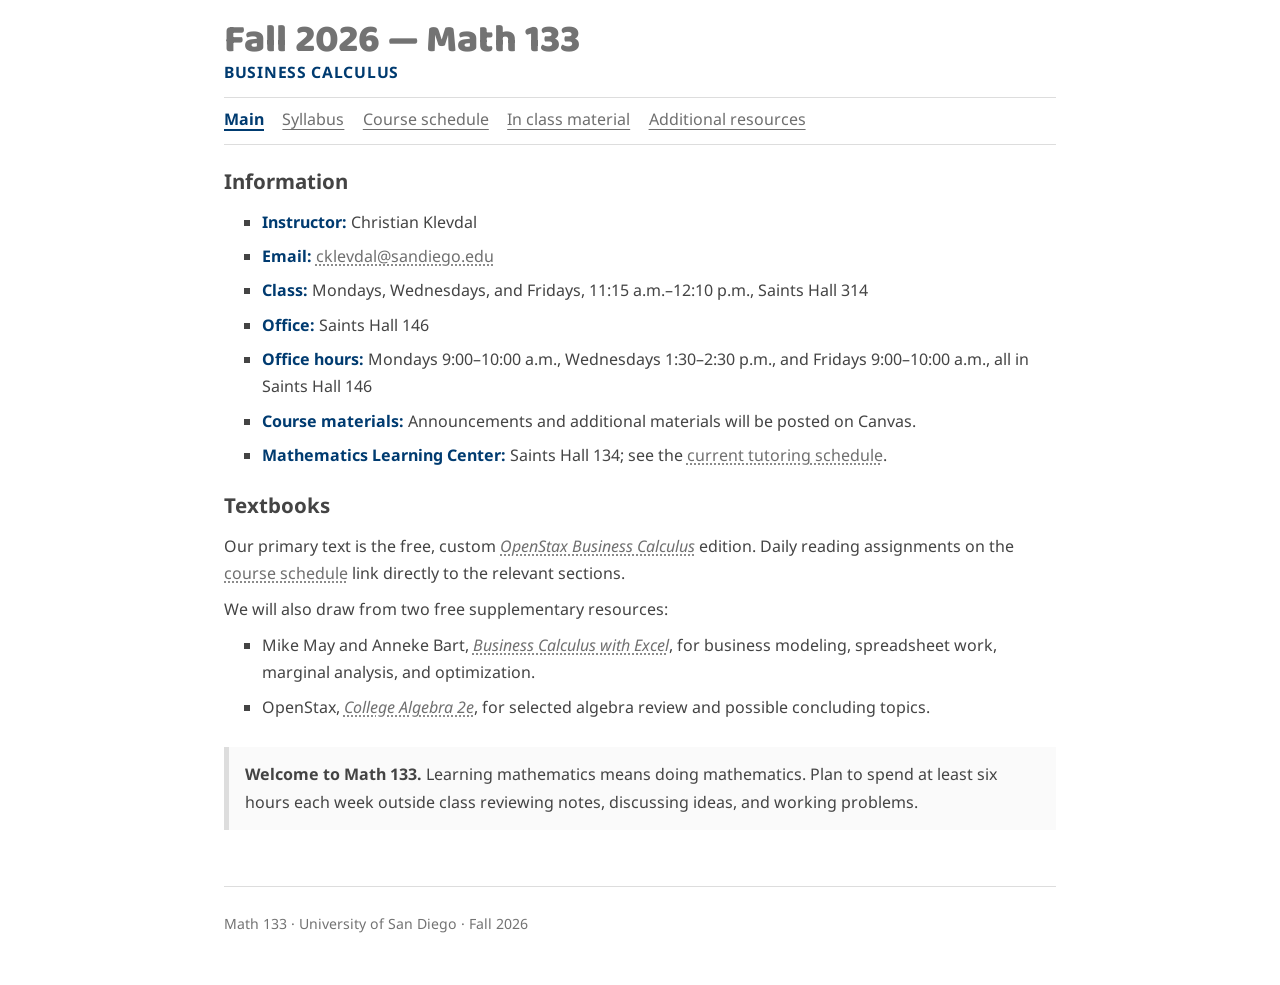
<file: teaching/FA26/133/index.html>
<!doctype html>
<html lang="en">
<head>
  <meta charset="utf-8">
  <meta name="viewport" content="width=device-width, initial-scale=1">
  <meta name="description" content="Course information and resources for Math 133: Business Calculus at the University of San Diego, Fall 2026.">
  <title>Fall 2026 — Math 133 — Home</title>
  <link rel="stylesheet" href="style.css">
</head>
<body>
  <header id="banner">
    <a class="course-title" href="index.html">Fall 2026 — Math 133</a>
    <p class="course-subtitle">Business Calculus</p>
    <nav aria-label="Course pages">
      <a href="index.html" aria-current="page">Main</a>
      <a href="syllabus.html">Syllabus</a>
      <a href="schedule.html">Course schedule</a>
      <a href="in-class-material.html">In class material</a>
      <a href="additional-resources.html">Additional resources</a>
    </nav>
  </header>

  <main>
    <h1>Information</h1>
    <ul class="course-info">
      <li><strong>Instructor:</strong> Christian Klevdal</li>
      <li><strong>Email:</strong> <a href="mailto:cklevdal@sandiego.edu">cklevdal@sandiego.edu</a></li>
      <li><strong>Class:</strong> Mondays, Wednesdays, and Fridays, 11:15 a.m.–12:10 p.m., Saints Hall 314</li>
      <li><strong>Office:</strong> Saints Hall 146</li>
      <li><strong>Office hours:</strong> Mondays 9:00–10:00 a.m., Wednesdays 1:30–2:30 p.m., and Fridays 9:00–10:00 a.m., all in Saints Hall 146</li>
      <li><strong>Course materials:</strong> Announcements and additional materials will be posted on Canvas.</li>
      <li><strong>Mathematics Learning Center:</strong> Saints Hall 134; see the <a href="https://www.sandiego.edu/cas/math/tutoring.php">current tutoring schedule</a>.</li>
    </ul>

    <h1>Textbooks</h1>
    <p>Our primary text is the free, custom <a href="https://www2.math.uconn.edu/ClassHomePages/Math1071/Textbook2/OpenStaxBusinessCalc.html"><em>OpenStax Business Calculus</em></a> edition. Daily reading assignments on the <a href="schedule.html">course schedule</a> link directly to the relevant sections.</p>
    <p>We will also draw from two free supplementary resources:</p>
    <ul>
      <li>Mike May and Anneke Bart, <a href="https://excelcalculus.org/ExcelCalculus.html"><em>Business Calculus with Excel</em></a>, for business modeling, spreadsheet work, marginal analysis, and optimization.</li>
      <li>OpenStax, <a href="https://openstax.org/details/books/college-algebra-2e"><em>College Algebra 2e</em></a>, for selected algebra review and possible concluding topics.</li>
    </ul>

    <aside class="notice" aria-label="Course note">
      <strong>Welcome to Math 133.</strong> Learning mathematics means doing mathematics. Plan to spend at least six hours each week outside class reviewing notes, discussing ideas, and working problems.
    </aside>
  </main>

  <footer>
    <p>Math 133 · University of San Diego · Fall 2026</p>
  </footer>
</body>
</html>
</file>
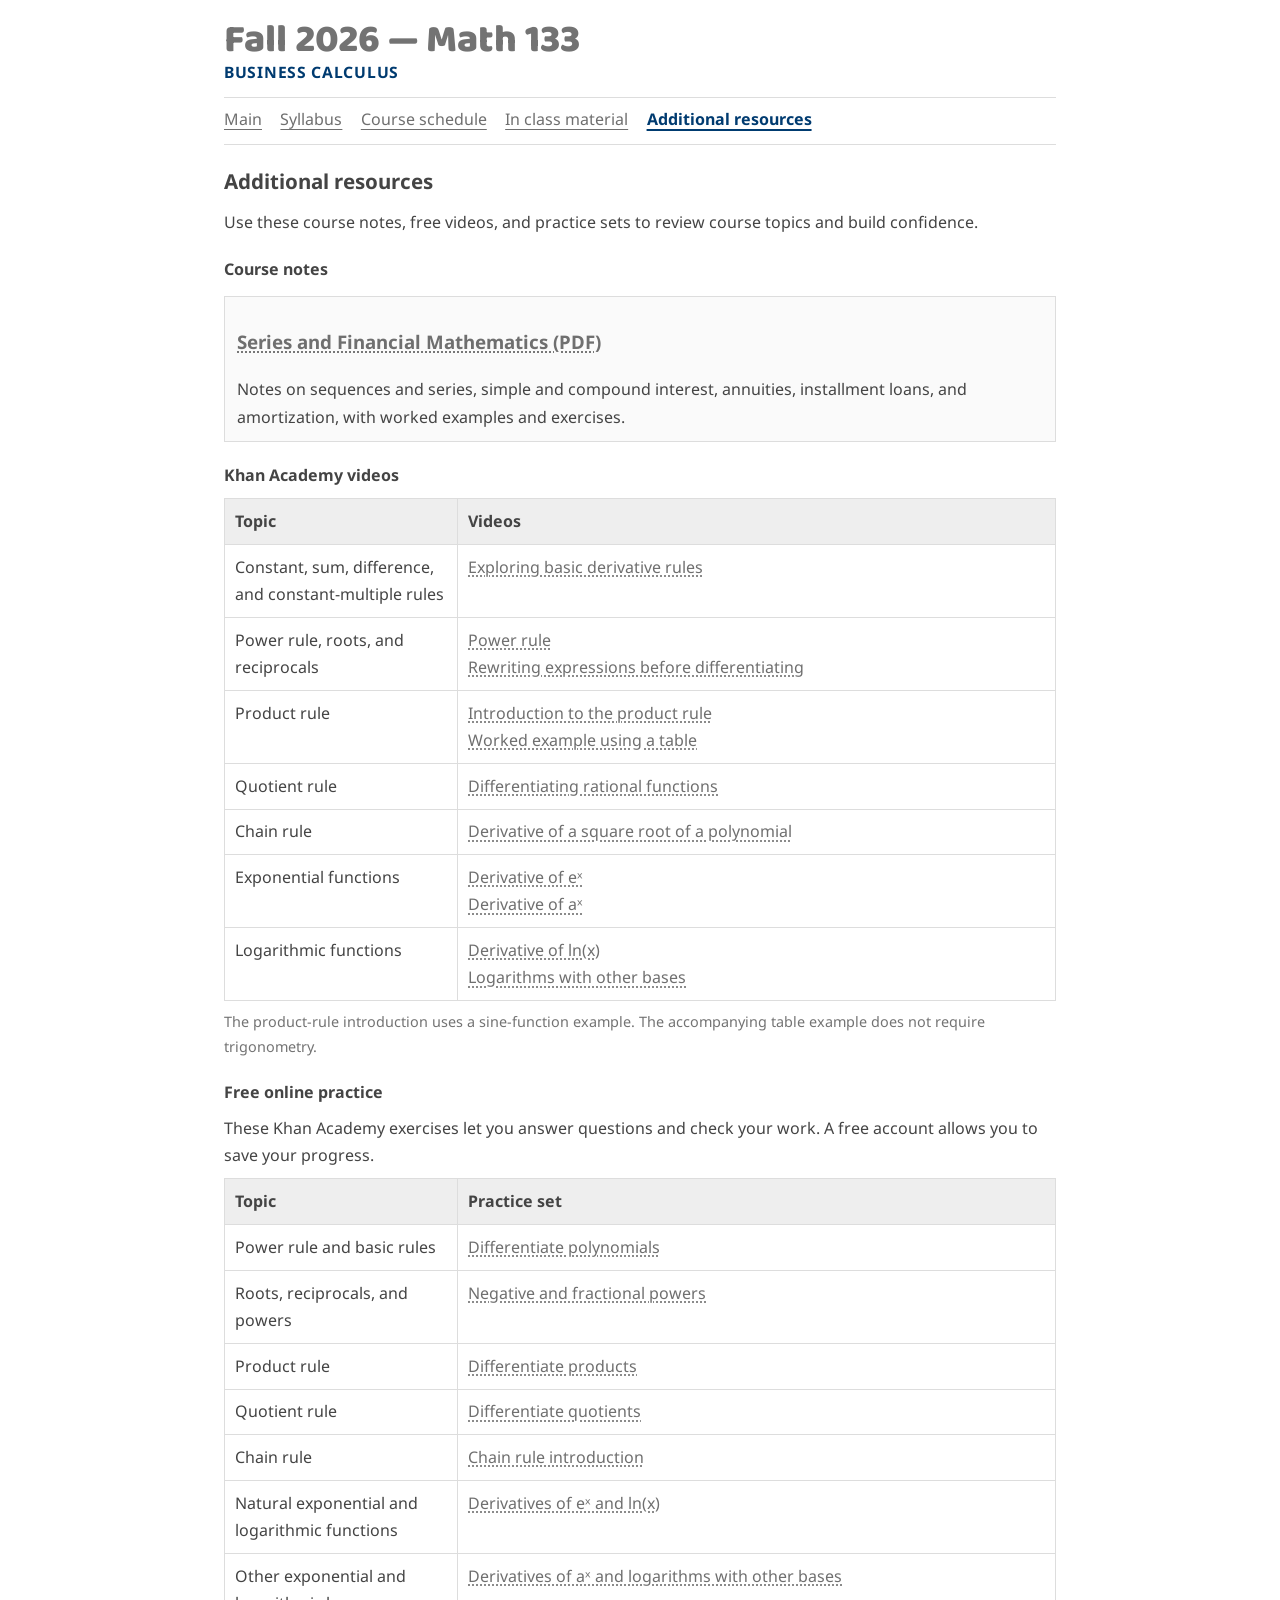
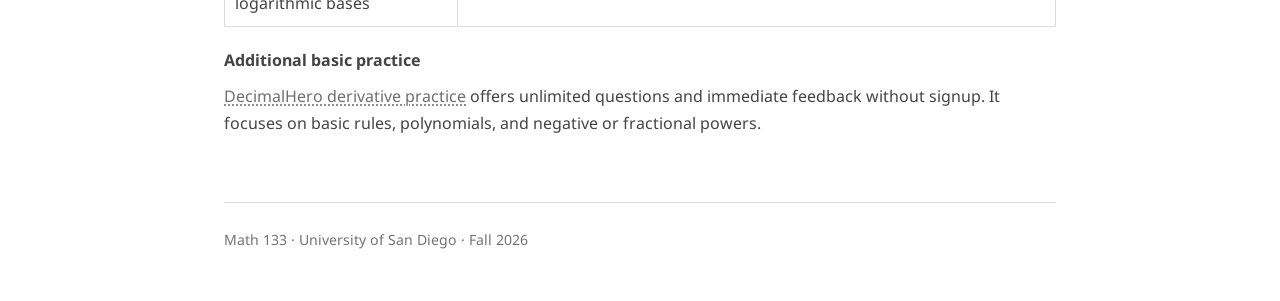
<file: teaching/FA26/133/additional-resources.html>
<!doctype html>
<html lang="en">
<head>
  <meta charset="utf-8">
  <meta name="viewport" content="width=device-width, initial-scale=1">
  <meta name="description" content="Course notes, free videos, and practice resources for Math 133: Business Calculus at the University of San Diego, Fall 2026.">
  <title>Fall 2026 — Math 133 — Additional Resources</title>
  <link rel="stylesheet" href="style.css">
</head>
<body>
  <header id="banner">
    <a class="course-title" href="index.html">Fall 2026 — Math 133</a>
    <p class="course-subtitle">Business Calculus</p>
    <nav aria-label="Course pages">
      <a href="index.html">Main</a>
      <a href="syllabus.html">Syllabus</a>
      <a href="schedule.html">Course schedule</a>
      <a href="in-class-material.html">In class material</a>
      <a href="additional-resources.html" aria-current="page">Additional resources</a>
    </nav>
  </header>

  <main>
    <h1>Additional resources</h1>
    <p>Use these course notes, free videos, and practice sets to review course topics and build confidence.</p>

    <section id="course-notes" aria-labelledby="course-notes-heading">
      <h2 id="course-notes-heading">Course notes</h2>
      <div class="download-item">
        <h3><a href="assets/resources/Series_and_Financial_Mathematics_Lecture_Notes.pdf?v=20261123">Series and Financial Mathematics (PDF)</a></h3>
        <p>Notes on sequences and series, simple and compound interest, annuities, installment loans, and amortization, with worked examples and exercises.</p>
      </div>
    </section>

    <section aria-labelledby="videos-heading">
      <h2 id="videos-heading">Khan Academy videos</h2>
      <table class="dates-table">
        <thead>
          <tr>
            <th scope="col">Topic</th>
            <th scope="col">Videos</th>
          </tr>
        </thead>
        <tbody>
          <tr>
            <td>Constant, sum, difference, and constant-multiple rules</td>
            <td><a href="https://www.khanacademy.org/math/calculus-1/cs1-derivatives-definition-and-basic-rules/cs1-derivative-rules-constant-sum-difference-and-constant-multiple/v/derivative-properties-and-polynomial-derivatives">Exploring basic derivative rules</a></td>
          </tr>
          <tr>
            <td>Power rule, roots, and reciprocals</td>
            <td><a href="https://www.khanacademy.org/math/calculus-1/cs1-derivatives-definition-and-basic-rules/cs1-power-rule/v/power-rule">Power rule</a><br><a href="https://www.khanacademy.org/math/ap-calculus-ab/ab-differentiation-1-new/ab-2-5/v/power-rule-with-rewriting">Rewriting expressions before differentiating</a></td>
          </tr>
          <tr>
            <td>Product rule</td>
            <td><a href="https://www.khanacademy.org/math/differential-calculus/product-quotient-chain-rules-dc/product-rule-dc/v/applying-the-product-rule-for-derivatives">Introduction to the product rule</a><br><a href="https://www.khanacademy.org/math/ap-calculus-ab/ab-differentiation-1-new/ab-2-8/v/product-rule-example-implicit">Worked example using a table</a></td>
          </tr>
          <tr>
            <td>Quotient rule</td>
            <td><a href="https://www.khanacademy.org/math/calculus-1/cs1-derivatives-definition-and-basic-rules/cs1-quotient-rule/v/rational-functions-differentiation">Differentiating rational functions</a></td>
          </tr>
          <tr>
            <td>Chain rule</td>
            <td><a href="https://www.khanacademy.org/math/ap-calculus-ab/ab-differentiation-2-new/ab-3-1a/v/chain-rule-definition-and-example">Derivative of a square root of a polynomial</a></td>
          </tr>
          <tr>
            <td>Exponential functions</td>
            <td><a href="https://www.khanacademy.org/math/ap-calculus-bc/bc-differentiation-1-new/bc-2-7/v/derivative-of-ex">Derivative of eˣ</a><br><a href="https://www.khanacademy.org/v/exponential-functions-differentiation-intro">Derivative of aˣ</a></td>
          </tr>
          <tr>
            <td>Logarithmic functions</td>
            <td><a href="https://www.khanacademy.org/math/calculus/derivative-applications/derivatives-of-logs-and-exponentials/v/derivative-of-lnx">Derivative of ln(x)</a><br><a href="https://www.khanacademy.org/math/ap-calculus-ab/ab-differentiation-2-new/ab-3-1b/v/logarithmic-functions-differentiation-intro">Logarithms with other bases</a></td>
          </tr>
        </tbody>
      </table>
      <p class="small-note">The product-rule introduction uses a sine-function example. The accompanying table example does not require trigonometry.</p>
    </section>

    <section aria-labelledby="practice-heading">
      <h2 id="practice-heading">Free online practice</h2>
      <p>These Khan Academy exercises let you answer questions and check your work. A free account allows you to save your progress.</p>
      <table class="dates-table">
        <thead>
          <tr>
            <th scope="col">Topic</th>
            <th scope="col">Practice set</th>
          </tr>
        </thead>
        <tbody>
          <tr>
            <td>Power rule and basic rules</td>
            <td><a href="https://www.khanacademy.org/math/differential-calculus/taking-derivatives/power_rule_tutorial/e/power-rule-basic">Differentiate polynomials</a></td>
          </tr>
          <tr>
            <td>Roots, reciprocals, and powers</td>
            <td><a href="https://www.khanacademy.org/math/differential-calculus/dc-diff-intro/dc-power-rule/e/differentiate-negative-powers">Negative and fractional powers</a></td>
          </tr>
          <tr>
            <td>Product rule</td>
            <td><a href="https://www.khanacademy.org/math/calculus-1/cs1-derivatives-definition-and-basic-rules/cs1-product-rule/e/differentiate-products">Differentiate products</a></td>
          </tr>
          <tr>
            <td>Quotient rule</td>
            <td><a href="https://www.khanacademy.org/math/calculus-1/cs1-derivatives-definition-and-basic-rules/cs1-quotient-rule/e/differentiate-quotients">Differentiate quotients</a></td>
          </tr>
          <tr>
            <td>Chain rule</td>
            <td><a href="https://www.khanacademy.org/math/ap-calculus-ab/ab-differentiation-2-new/ab-3-1a/e/differentiate-composite-functions-intro">Chain rule introduction</a></td>
          </tr>
          <tr>
            <td>Natural exponential and logarithmic functions</td>
            <td><a href="https://www.khanacademy.org/math/ap-calculus-bc/bc-differentiation-1-new/bc-2-7/e/derivatives-of-ex-and-lnx">Derivatives of eˣ and ln(x)</a></td>
          </tr>
          <tr>
            <td>Other exponential and logarithmic bases</td>
            <td><a href="https://www.khanacademy.org/math/ap-calculus-ab/ab-differentiation-2-new/ab-3-1b/e/differentiate-exponential-functions-intro">Derivatives of aˣ and logarithms with other bases</a></td>
          </tr>
        </tbody>
      </table>
      <h2>Additional basic practice</h2>
      <p><a href="https://decimalhero.com/subjects/math/calculus1/derivatives/derivative-rules/practice">DecimalHero derivative practice</a> offers unlimited questions and immediate feedback without signup. It focuses on basic rules, polynomials, and negative or fractional powers.</p>
    </section>
  </main>

  <footer>
    <p>Math 133 · University of San Diego · Fall 2026</p>
  </footer>
</body>
</html>
</file>
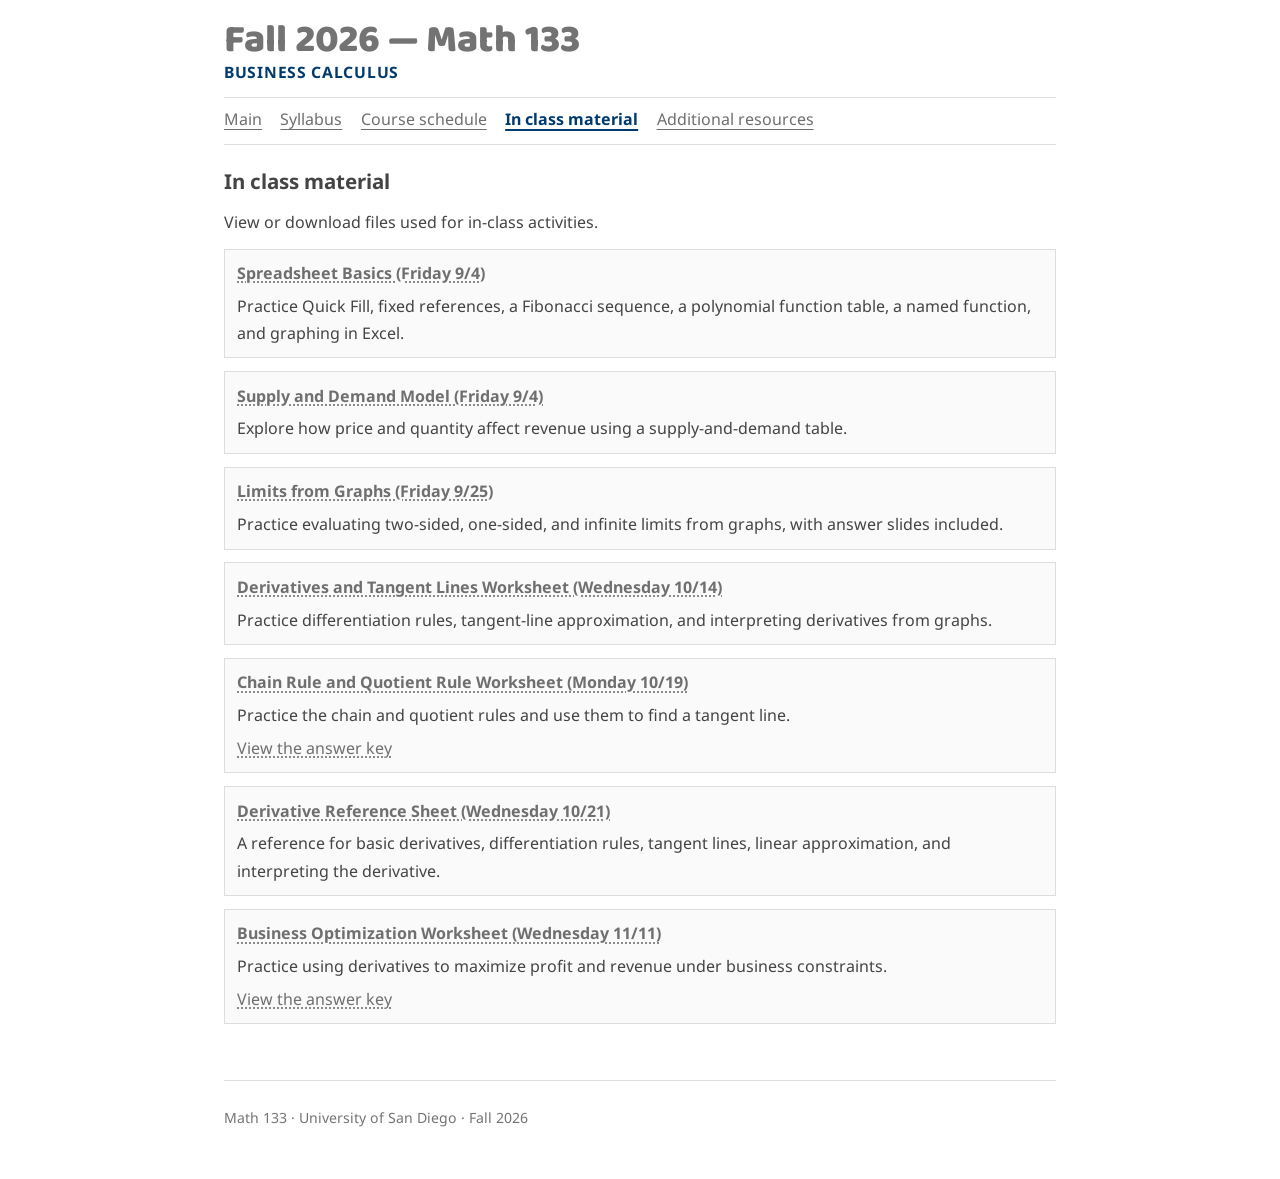
<file: teaching/FA26/133/in-class-material.html>
<!doctype html>
<html lang="en">
<head>
  <meta charset="utf-8">
  <meta name="viewport" content="width=device-width, initial-scale=1">
  <meta name="description" content="Downloadable in-class materials for Math 133: Business Calculus at the University of San Diego, Fall 2026.">
  <title>Fall 2026 — Math 133 — In Class Material</title>
  <link rel="stylesheet" href="style.css">
</head>
<body>
  <header id="banner">
    <a class="course-title" href="index.html">Fall 2026 — Math 133</a>
    <p class="course-subtitle">Business Calculus</p>
    <nav aria-label="Course pages">
      <a href="index.html">Main</a>
      <a href="syllabus.html">Syllabus</a>
      <a href="schedule.html">Course schedule</a>
      <a href="in-class-material.html" aria-current="page">In class material</a>
      <a href="additional-resources.html">Additional resources</a>
    </nav>
  </header>

  <main>
    <h1>In class material</h1>
    <p>View or download files used for in-class activities.</p>

    <div class="download-item">
      <h2><a href="assets/in-class-material/Math133_Spreadsheet_Basics_2026-09-04.xlsx" download>Spreadsheet Basics (Friday 9/4)</a></h2>
      <p>Practice Quick Fill, fixed references, a Fibonacci sequence, a polynomial function table, a named function, and graphing in Excel.</p>
    </div>

    <div class="download-item">
      <h2><a href="assets/in-class-material/Math133_Supply_and_Demand_Model_2026-09-04.xlsx" download>Supply and Demand Model (Friday 9/4)</a></h2>
      <p>Explore how price and quantity affect revenue using a supply-and-demand table.</p>
    </div>

    <div class="download-item">
      <h2><a href="assets/in-class-material/Math133_Limits_from_Graphs_2026-09-25.pdf">Limits from Graphs (Friday 9/25)</a></h2>
      <p>Practice evaluating two-sided, one-sided, and infinite limits from graphs, with answer slides included.</p>
    </div>

    <div class="download-item">
      <h2><a href="assets/in-class-material/Math133_Derivatives_Tangent_Lines_Worksheet_2026-10-14.pdf">Derivatives and Tangent Lines Worksheet (Wednesday 10/14)</a></h2>
      <p>Practice differentiation rules, tangent-line approximation, and interpreting derivatives from graphs.</p>
    </div>

    <div class="download-item">
      <h2><a href="assets/in-class-material/Math133_Chain_Quotient_Rules_Worksheet_2026-10-19.pdf">Chain Rule and Quotient Rule Worksheet (Monday 10/19)</a></h2>
      <p>Practice the chain and quotient rules and use them to find a tangent line.</p>
      <p><a href="assets/in-class-material/Math133_Chain_Quotient_Rules_Key_2026-10-19.pdf">View the answer key</a></p>
    </div>

    <div class="download-item">
      <h2><a href="assets/in-class-material/Math133_Derivative_Reference_Sheet.pdf">Derivative Reference Sheet (Wednesday 10/21)</a></h2>
      <p>A reference for basic derivatives, differentiation rules, tangent lines, linear approximation, and interpreting the derivative.</p>
    </div>

    <div class="download-item">
      <h2><a href="assets/in-class-material/Math133_Business_Optimization_Worksheet_2026-11-08.pdf">Business Optimization Worksheet (Wednesday 11/11)</a></h2>
      <p>Practice using derivatives to maximize profit and revenue under business constraints.</p>
      <p><a href="assets/in-class-material/Math133_Business_Optimization_Key_2026-11-08.pdf">View the answer key</a></p>
    </div>
  </main>

  <footer>
    <p>Math 133 · University of San Diego · Fall 2026</p>
  </footer>
</body>
</html>
</file>
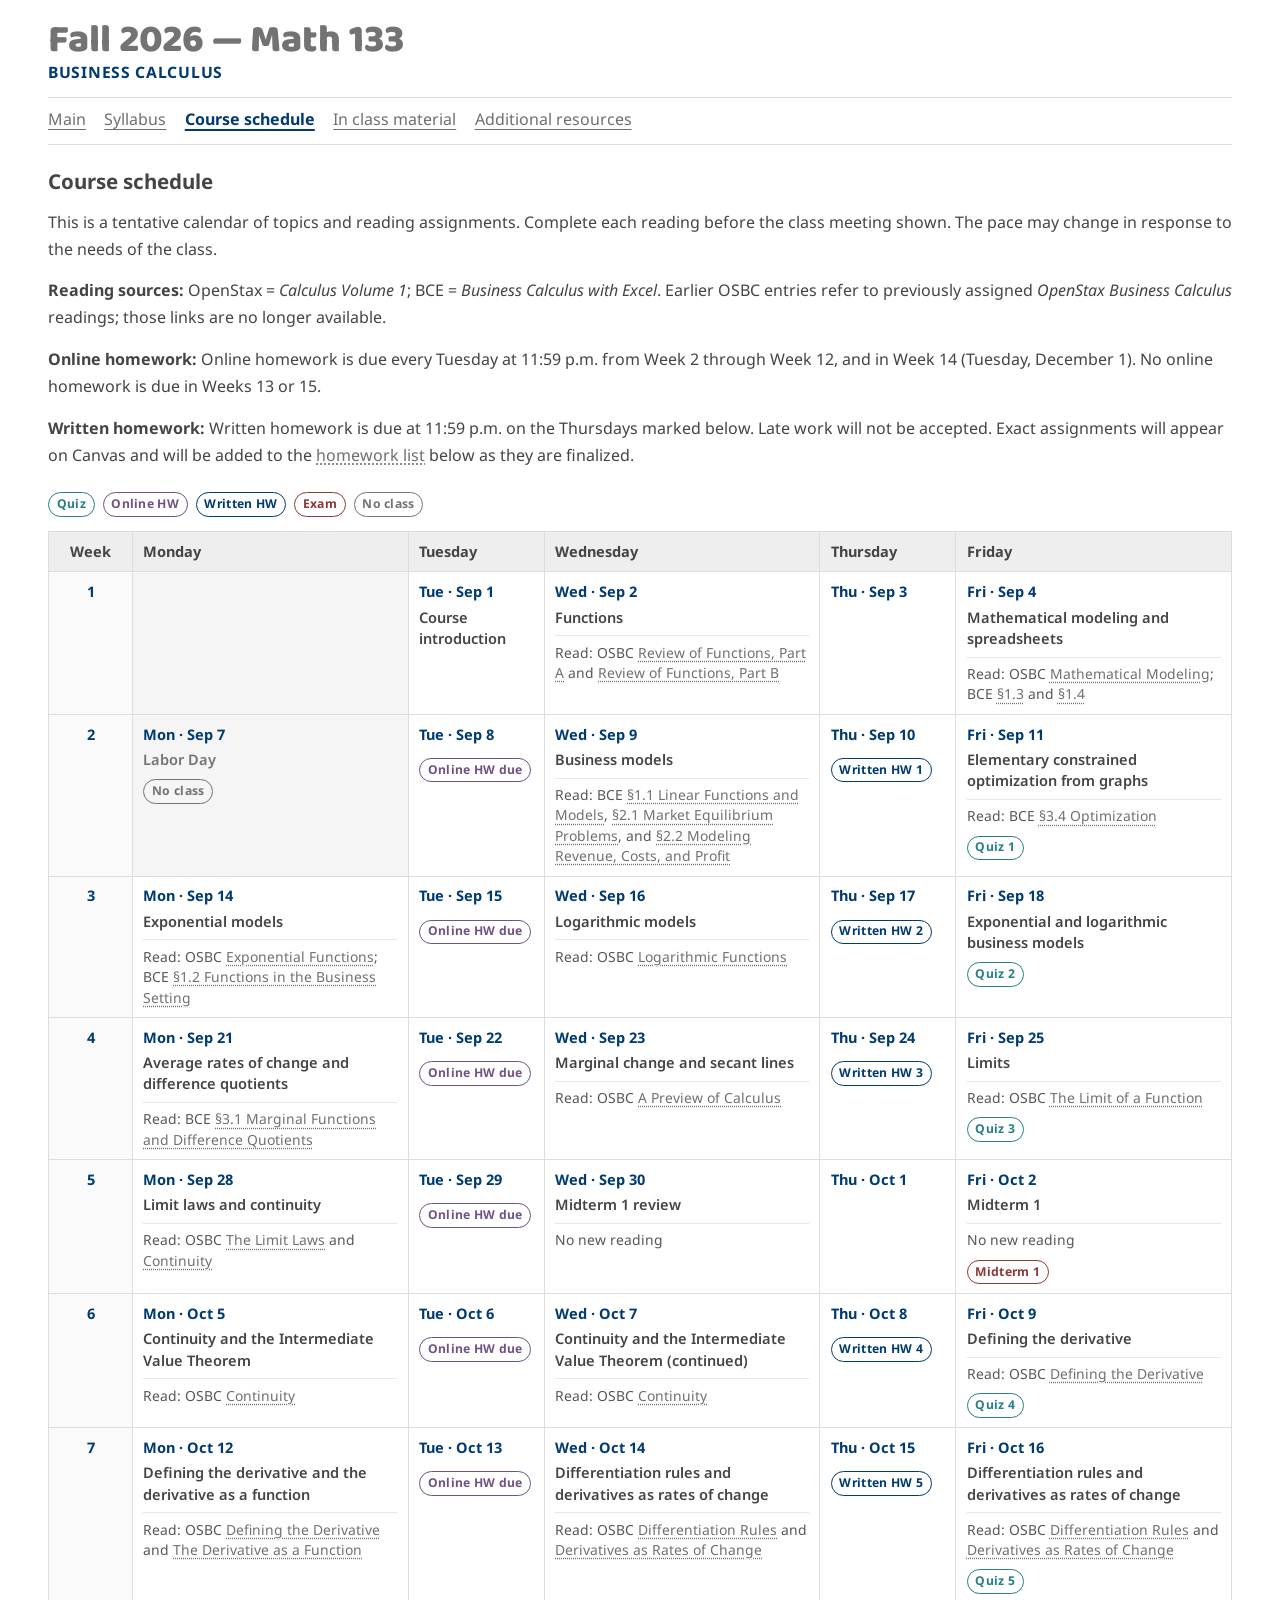
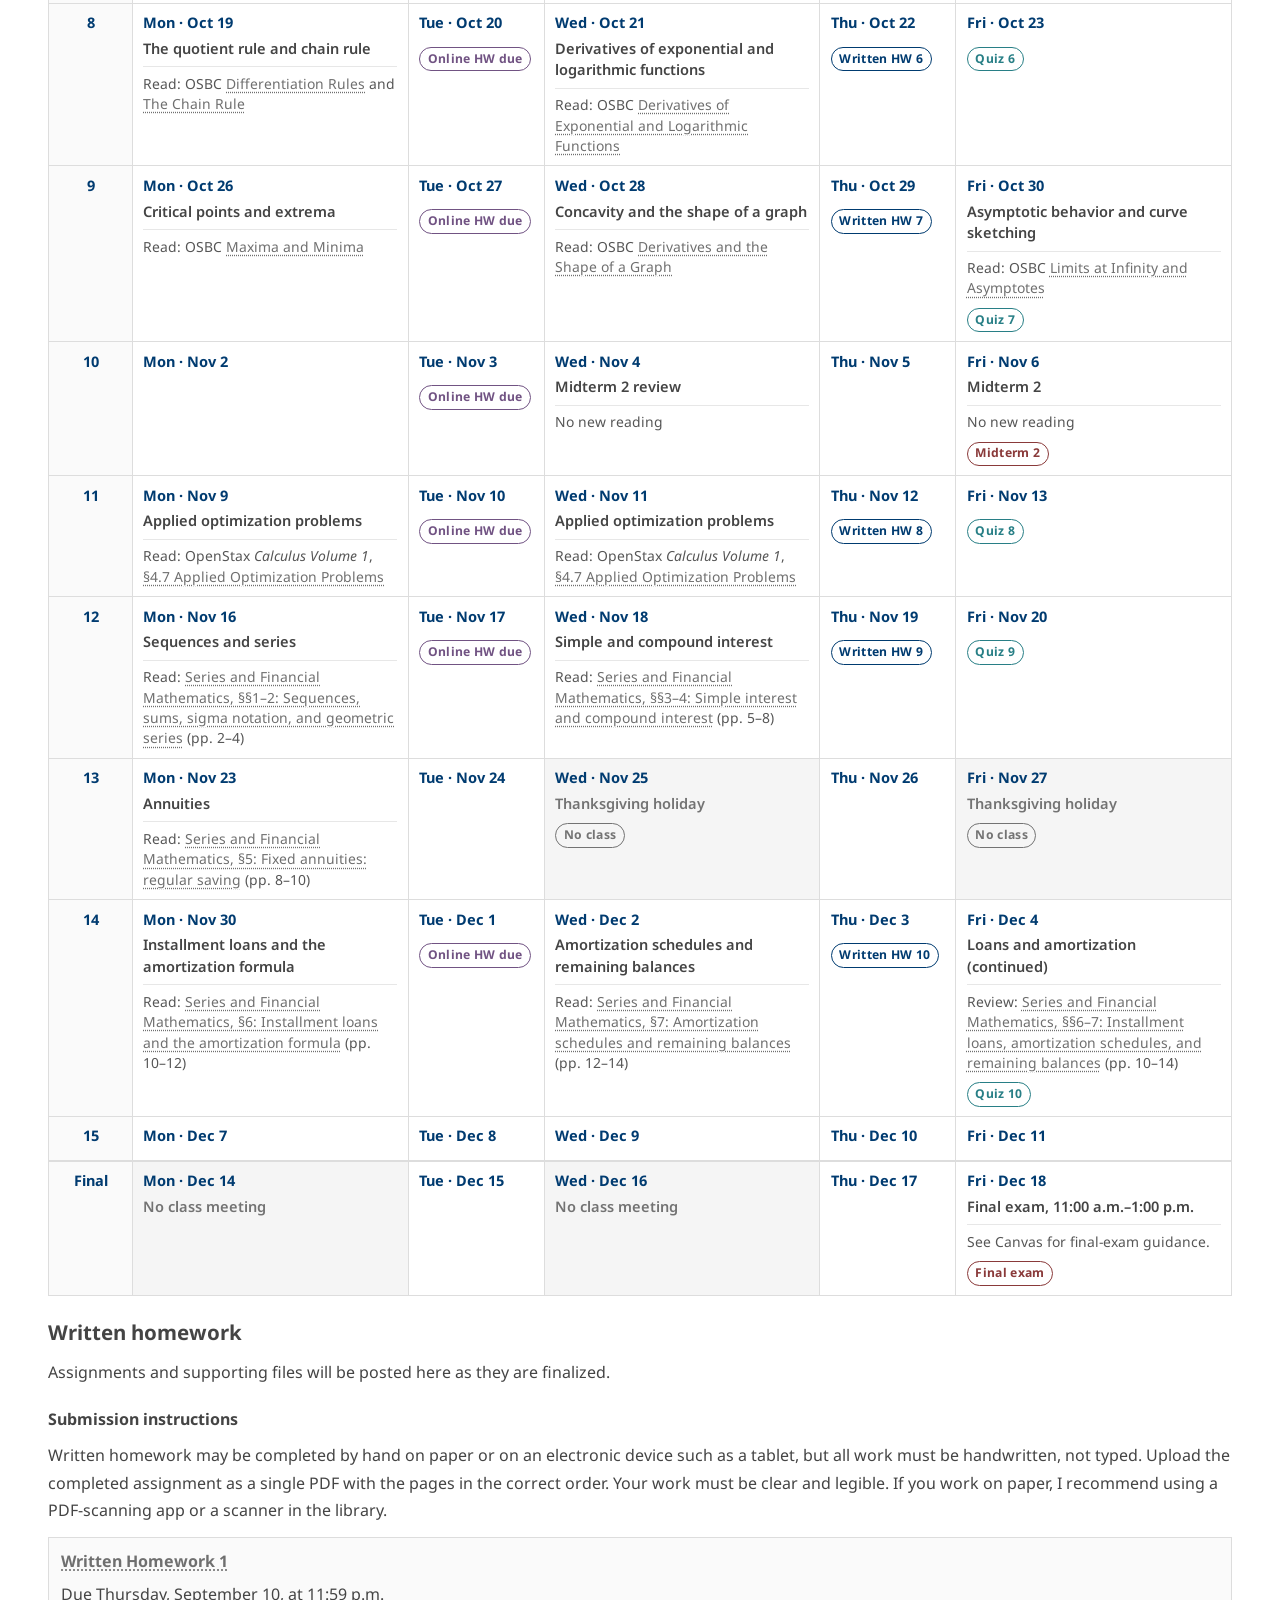
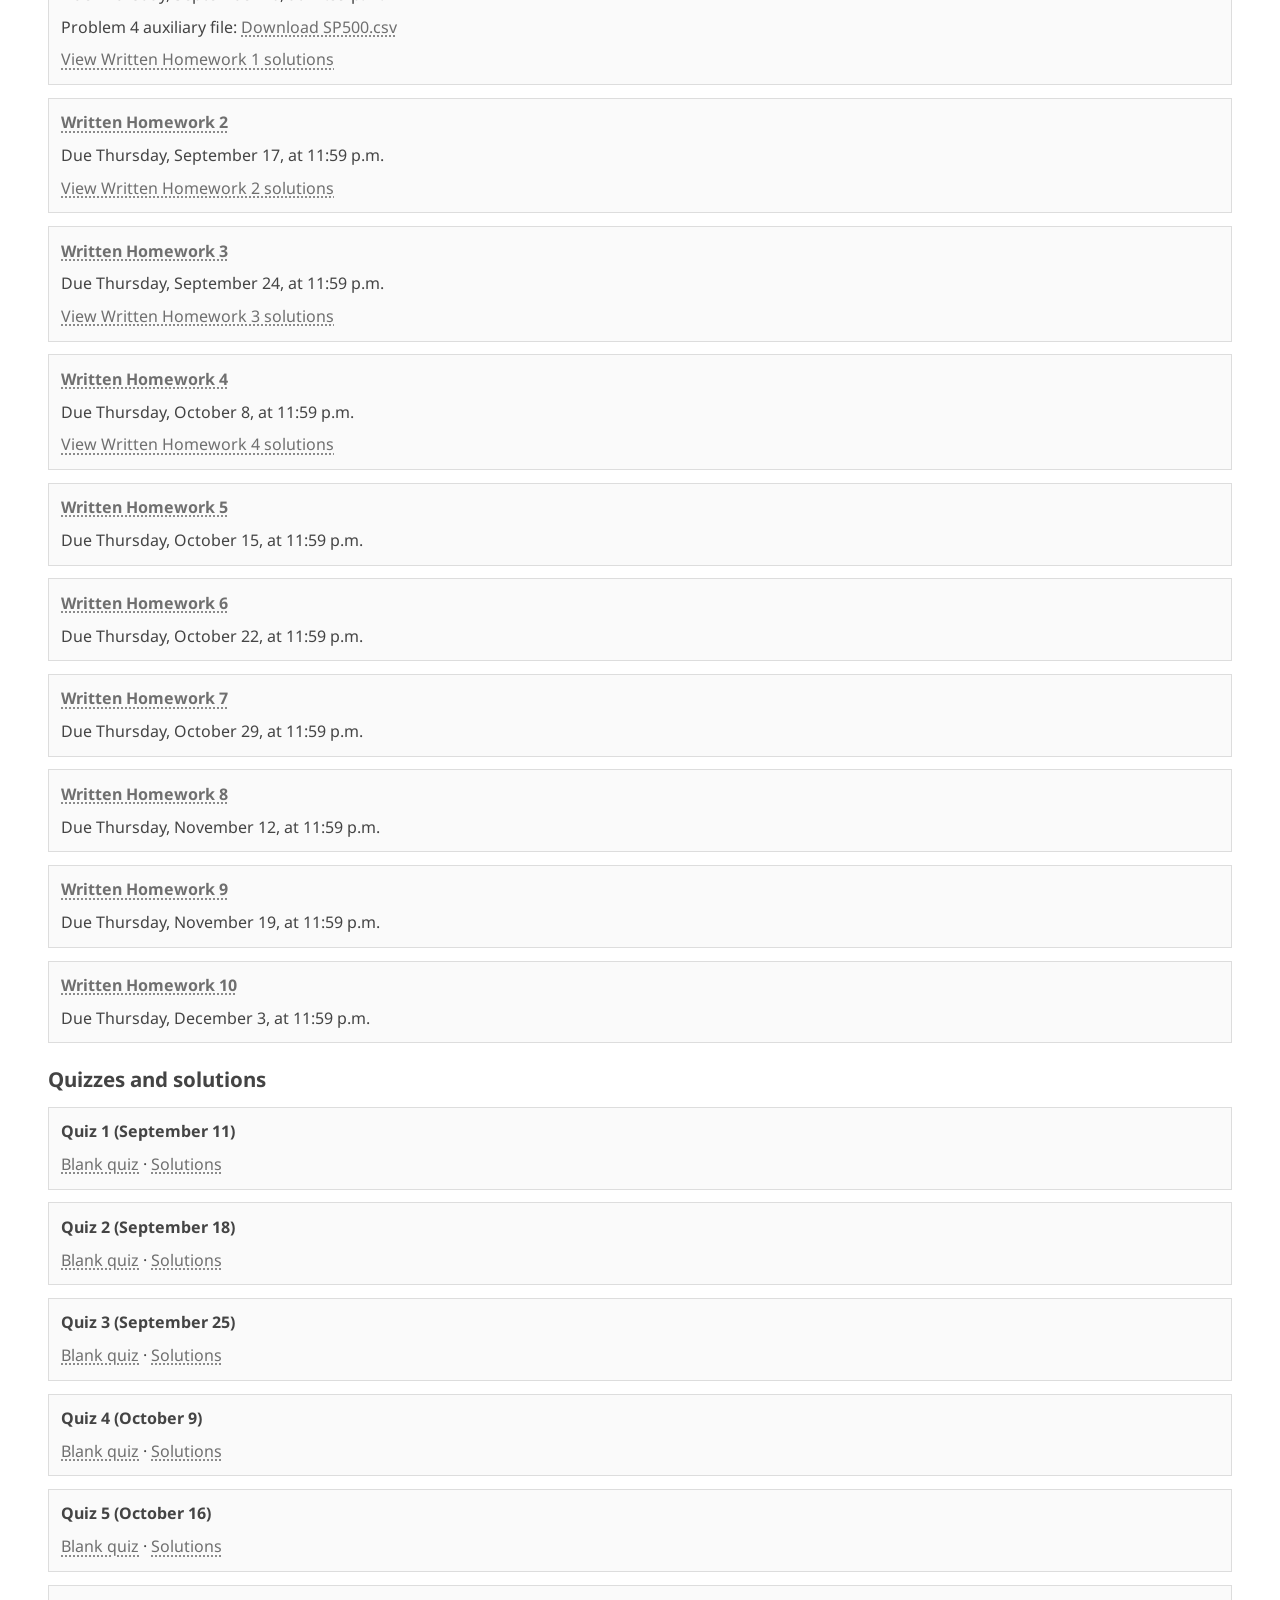
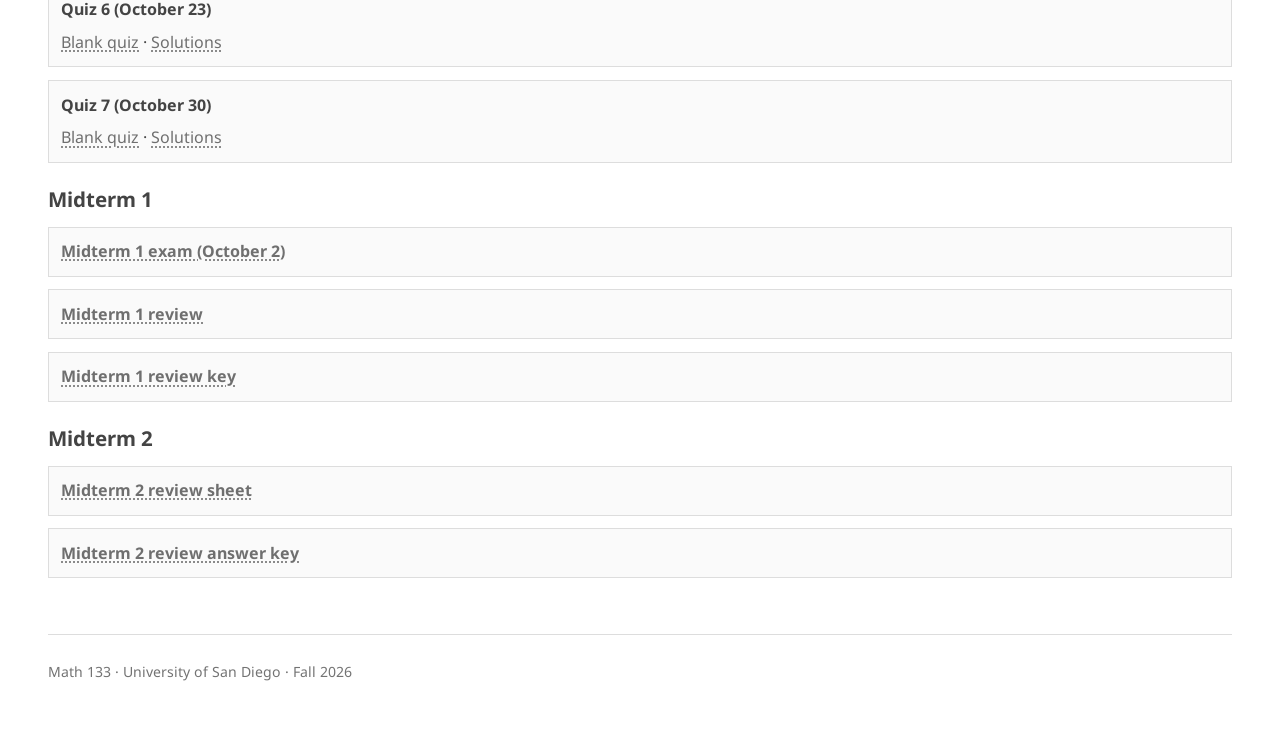
<file: teaching/FA26/133/schedule.html>
<!doctype html>
<html lang="en">
<head>
  <meta charset="utf-8">
  <meta name="viewport" content="width=device-width, initial-scale=1">
  <meta name="description" content="Daily topics, readings, homework, quizzes, and exams for Math 133: Business Calculus, Fall 2026.">
  <title>Fall 2026 — Math 133 — Course Schedule</title>
  <link rel="stylesheet" href="style.css">
</head>
<body class="schedule-page">
  <header id="banner">
    <a class="course-title" href="index.html">Fall 2026 — Math 133</a>
    <p class="course-subtitle">Business Calculus</p>
    <nav aria-label="Course pages">
      <a href="index.html">Main</a>
      <a href="syllabus.html">Syllabus</a>
      <a href="schedule.html" aria-current="page">Course schedule</a>
      <a href="in-class-material.html">In class material</a>
      <a href="additional-resources.html">Additional resources</a>
    </nav>
  </header>

  <main>
    <h1>Course schedule</h1>
    <p>This is a tentative calendar of topics and reading assignments. Complete each reading before the class meeting shown. The pace may change in response to the needs of the class.</p>
    <p class="schedule-policy"><strong>Reading sources:</strong> OpenStax = <em>Calculus Volume 1</em>; BCE = <em>Business Calculus with Excel</em>. Earlier OSBC entries refer to previously assigned <em>OpenStax Business Calculus</em> readings; those links are no longer available.</p>
    <p class="schedule-policy"><strong>Online homework:</strong> Online homework is due every Tuesday at 11:59 p.m. from Week 2 through Week 12, and in Week 14 (Tuesday, December 1). No online homework is due in Weeks 13 or 15.</p>
    <p class="schedule-policy"><strong>Written homework:</strong> Written homework is due at 11:59 p.m. on the Thursdays marked below. Late work will not be accepted. Exact assignments will appear on Canvas and will be added to the <a href="#homework">homework list</a> below as they are finalized.</p>

    <div class="legend" aria-label="Calendar key">
      <span class="event quiz">Quiz</span>
      <span class="event online-homework">Online HW</span>
      <span class="event homework">Written HW</span>
      <span class="event exam">Exam</span>
      <span class="event no-class-label">No class</span>
    </div>

    <div class="calendar-scroll" role="region" aria-label="Fall 2026 course calendar" tabindex="0">
      <table class="schedule-table">
        <thead>
          <tr>
            <th scope="col">Week</th>
            <th scope="col">Monday</th>
            <th scope="col">Tuesday</th>
            <th scope="col">Wednesday</th>
            <th scope="col">Thursday</th>
            <th scope="col">Friday</th>
          </tr>
        </thead>
        <tbody>
          <tr>
            <th scope="row" class="week-cell">1</th>
            <td data-day="Monday" class="no-class"></td>
            <td data-day="Tuesday"><span class="date">Tue · Sep 1</span><span class="topic">Course introduction</span></td>
            <td data-day="Wednesday"><span class="date">Wed · Sep 2</span><span class="topic">Functions</span><span class="reading">Read: OSBC <a href="https://www2.math.uconn.edu/ClassHomePages/Math1071/Textbook2/sec_Ch1Sec1.html">Review of Functions, Part A</a> and <a href="https://www2.math.uconn.edu/ClassHomePages/Math1071/Textbook2/sec_Ch1Sec1B.html">Review of Functions, Part B</a></span></td>
            <td data-day="Thursday"><span class="date">Thu · Sep 3</span></td>
            <td data-day="Friday"><span class="date">Fri · Sep 4</span><span class="topic">Mathematical modeling and spreadsheets</span><span class="reading">Read: OSBC <a href="https://www2.math.uconn.edu/ClassHomePages/Math1071/Textbook2/sec_Ch1Sec3.html">Mathematical Modeling</a>; BCE <a href="https://excelcalculus.org/sec-1-3-IntroExcelSpreadsheets.html">§1.3</a> and <a href="https://excelcalculus.org/sec-1-4-GraphingFunctionsExcel.html">§1.4</a></span></td>
          </tr>
          <tr>
            <th scope="row" class="week-cell">2</th>
            <td data-day="Monday" class="no-class"><span class="date">Mon · Sep 7</span><span class="topic">Labor Day</span><span class="event no-class-label">No class</span></td>
            <td data-day="Tuesday"><span class="date">Tue · Sep 8</span><span class="event online-homework">Online HW due</span></td>
            <td data-day="Wednesday"><span class="date">Wed · Sep 9</span><span class="topic">Business models</span><span class="reading">Read: BCE <a href="https://excelcalculus.org/sec-1-1-LinearFunctionsAndModels.html">§1.1 Linear Functions and Models</a>, <a href="https://excelcalculus.org/sec-2-1-MarketEquilibriumProblems.html">§2.1 Market Equilibrium Problems</a>, and <a href="https://excelcalculus.org/sec-2-2-ModelingRevenueCostProfit.html">§2.2 Modeling Revenue, Costs, and Profit</a></span></td>
            <td data-day="Thursday"><span class="date">Thu · Sep 10</span><span class="event homework">Written HW 1</span></td>
            <td data-day="Friday"><span class="date">Fri · Sep 11</span><span class="topic">Elementary constrained optimization from graphs</span><span class="reading">Read: BCE <a href="https://excelcalculus.org/sec-3-4-Optimization.html">§3.4 Optimization</a></span><span class="event quiz">Quiz 1</span></td>
          </tr>
          <tr>
            <th scope="row" class="week-cell">3</th>
            <td data-day="Monday"><span class="date">Mon · Sep 14</span><span class="topic">Exponential models</span><span class="reading">Read: OSBC <a href="https://www2.math.uconn.edu/ClassHomePages/Math1071/Textbook2/sec_Ch1Sec5.html">Exponential Functions</a>; BCE <a href="https://excelcalculus.org/sec-1-2-FunctionsBusinessSetting.html">§1.2 Functions in the Business Setting</a></span></td>
            <td data-day="Tuesday"><span class="date">Tue · Sep 15</span><span class="event online-homework">Online HW due</span></td>
            <td data-day="Wednesday"><span class="date">Wed · Sep 16</span><span class="topic">Logarithmic models</span><span class="reading">Read: OSBC <a href="https://www2.math.uconn.edu/ClassHomePages/Math1071/Textbook2/sec_Ch1Sec5B.html">Logarithmic Functions</a></span></td>
            <td data-day="Thursday"><span class="date">Thu · Sep 17</span><span class="event homework">Written HW 2</span></td>
            <td data-day="Friday"><span class="date">Fri · Sep 18</span><span class="topic">Exponential and logarithmic business models</span><span class="event quiz">Quiz 2</span></td>
          </tr>
          <tr>
            <th scope="row" class="week-cell">4</th>
            <td data-day="Monday"><span class="date">Mon · Sep 21</span><span class="topic">Average rates of change and difference quotients</span><span class="reading">Read: BCE <a href="https://excelcalculus.org/sec-3-1-MarginalFunctions.html">§3.1 Marginal Functions and Difference Quotients</a></span></td>
            <td data-day="Tuesday"><span class="date">Tue · Sep 22</span><span class="event online-homework">Online HW due</span></td>
            <td data-day="Wednesday"><span class="date">Wed · Sep 23</span><span class="topic">Marginal change and secant lines</span><span class="reading">Read: OSBC <a href="https://www2.math.uconn.edu/ClassHomePages/Math1071/Textbook2/sec_Ch2Sec1.html">A Preview of Calculus</a></span></td>
            <td data-day="Thursday"><span class="date">Thu · Sep 24</span><span class="event homework">Written HW 3</span></td>
            <td data-day="Friday"><span class="date">Fri · Sep 25</span><span class="topic">Limits</span><span class="reading">Read: OSBC <a href="https://www2.math.uconn.edu/ClassHomePages/Math1071/Textbook2/sec_Ch2Sec2.html">The Limit of a Function</a></span><span class="event quiz">Quiz 3</span></td>
          </tr>
          <tr>
            <th scope="row" class="week-cell">5</th>
            <td data-day="Monday"><span class="date">Mon · Sep 28</span><span class="topic">Limit laws and continuity</span><span class="reading">Read: OSBC <a href="https://www2.math.uconn.edu/ClassHomePages/Math1071/Textbook2/sec_Ch2Sec3.html">The Limit Laws</a> and <a href="https://www2.math.uconn.edu/ClassHomePages/Math1071/Textbook2/sec_Ch2Sec4.html">Continuity</a></span></td>
            <td data-day="Tuesday"><span class="date">Tue · Sep 29</span><span class="event online-homework">Online HW due</span></td>
            <td data-day="Wednesday"><span class="date">Wed · Sep 30</span><span class="topic">Midterm 1 review</span><span class="reading">No new reading</span></td>
            <td data-day="Thursday"><span class="date">Thu · Oct 1</span></td>
            <td data-day="Friday"><span class="date">Fri · Oct 2</span><span class="topic">Midterm 1</span><span class="reading">No new reading</span><span class="event exam">Midterm 1</span></td>
          </tr>
          <tr>
            <th scope="row" class="week-cell">6</th>
            <td data-day="Monday"><span class="date">Mon · Oct 5</span><span class="topic">Continuity and the Intermediate Value Theorem</span><span class="reading">Read: OSBC <a href="https://www2.math.uconn.edu/ClassHomePages/Math1071/Textbook2/sec_Ch2Sec4.html">Continuity</a></span></td>
            <td data-day="Tuesday"><span class="date">Tue · Oct 6</span><span class="event online-homework">Online HW due</span></td>
            <td data-day="Wednesday"><span class="date">Wed · Oct 7</span><span class="topic">Continuity and the Intermediate Value Theorem (continued)</span><span class="reading">Read: OSBC <a href="https://www2.math.uconn.edu/ClassHomePages/Math1071/Textbook2/sec_Ch2Sec4.html">Continuity</a></span></td>
            <td data-day="Thursday"><span class="date">Thu · Oct 8</span><span class="event homework">Written HW 4</span></td>
            <td data-day="Friday"><span class="date">Fri · Oct 9</span><span class="topic">Defining the derivative</span><span class="reading">Read: OSBC <a href="https://www2.math.uconn.edu/ClassHomePages/Math1071/Textbook2/sec_Ch3Sec1.html">Defining the Derivative</a></span><span class="event quiz">Quiz 4</span></td>
          </tr>
          <tr>
            <th scope="row" class="week-cell">7</th>
            <td data-day="Monday"><span class="date">Mon · Oct 12</span><span class="topic">Defining the derivative and the derivative as a function</span><span class="reading">Read: OSBC <a href="https://www2.math.uconn.edu/ClassHomePages/Math1071/Textbook2/sec_Ch3Sec1.html">Defining the Derivative</a> and <a href="https://www2.math.uconn.edu/ClassHomePages/Math1071/Textbook2/sec_Ch3Sec2.html">The Derivative as a Function</a></span></td>
            <td data-day="Tuesday"><span class="date">Tue · Oct 13</span><span class="event online-homework">Online HW due</span></td>
            <td data-day="Wednesday"><span class="date">Wed · Oct 14</span><span class="topic">Differentiation rules and derivatives as rates of change</span><span class="reading">Read: OSBC <a href="https://www2.math.uconn.edu/ClassHomePages/Math1071/Textbook2/sec_Ch3Sec3.html">Differentiation Rules</a> and <a href="https://www2.math.uconn.edu/ClassHomePages/Math1071/Textbook2/sec_Ch3Sec4.html">Derivatives as Rates of Change</a></span></td>
            <td data-day="Thursday"><span class="date">Thu · Oct 15</span><span class="event homework">Written HW 5</span></td>
            <td data-day="Friday"><span class="date">Fri · Oct 16</span><span class="topic">Differentiation rules and derivatives as rates of change</span><span class="reading">Read: OSBC <a href="https://www2.math.uconn.edu/ClassHomePages/Math1071/Textbook2/sec_Ch3Sec3.html">Differentiation Rules</a> and <a href="https://www2.math.uconn.edu/ClassHomePages/Math1071/Textbook2/sec_Ch3Sec4.html">Derivatives as Rates of Change</a></span><span class="event quiz">Quiz 5</span></td>
          </tr>
          <tr>
            <th scope="row" class="week-cell">8</th>
            <td data-day="Monday"><span class="date">Mon · Oct 19</span><span class="topic">The quotient rule and chain rule</span><span class="reading">Read: OSBC <a href="https://www2.math.uconn.edu/ClassHomePages/Math1071/Textbook2/sec_Ch3Sec3.html">Differentiation Rules</a> and <a href="https://www2.math.uconn.edu/ClassHomePages/Math1071/Textbook2/sec_Ch3Sec6.html">The Chain Rule</a></span></td>
            <td data-day="Tuesday"><span class="date">Tue · Oct 20</span><span class="event online-homework">Online HW due</span></td>
            <td data-day="Wednesday"><span class="date">Wed · Oct 21</span><span class="topic">Derivatives of exponential and logarithmic functions</span><span class="reading">Read: OSBC <a href="https://www2.math.uconn.edu/ClassHomePages/Math1071/Textbook2/sec_Ch3Sec9.html">Derivatives of Exponential and Logarithmic Functions</a></span></td>
            <td data-day="Thursday"><span class="date">Thu · Oct 22</span><span class="event homework">Written HW 6</span></td>
            <td data-day="Friday"><span class="date">Fri · Oct 23</span><span class="event quiz">Quiz 6</span></td>
          </tr>
          <tr>
            <th scope="row" class="week-cell">9</th>
            <td data-day="Monday"><span class="date">Mon · Oct 26</span><span class="topic">Critical points and extrema</span><span class="reading">Read: OSBC <a href="https://www2.math.uconn.edu/ClassHomePages/Math1071/Textbook2/sec_Ch4Sec3.html">Maxima and Minima</a></span></td>
            <td data-day="Tuesday"><span class="date">Tue · Oct 27</span><span class="event online-homework">Online HW due</span></td>
            <td data-day="Wednesday"><span class="date">Wed · Oct 28</span><span class="topic">Concavity and the shape of a graph</span><span class="reading">Read: OSBC <a href="https://www2.math.uconn.edu/ClassHomePages/Math1071/Textbook2/sec_Ch4Sec5.html">Derivatives and the Shape of a Graph</a></span></td>
            <td data-day="Thursday"><span class="date">Thu · Oct 29</span><span class="event homework">Written HW 7</span></td>
            <td data-day="Friday"><span class="date">Fri · Oct 30</span><span class="topic">Asymptotic behavior and curve sketching</span><span class="reading">Read: OSBC <a href="https://www2.math.uconn.edu/ClassHomePages/Math1071/Textbook2/sec_Ch4Sec6.html">Limits at Infinity and Asymptotes</a></span><span class="event quiz">Quiz 7</span></td>
          </tr>
          <tr>
            <th scope="row" class="week-cell">10</th>
            <td data-day="Monday"><span class="date">Mon · Nov 2</span></td>
            <td data-day="Tuesday"><span class="date">Tue · Nov 3</span><span class="event online-homework">Online HW due</span></td>
            <td data-day="Wednesday"><span class="date">Wed · Nov 4</span><span class="topic">Midterm 2 review</span><span class="reading">No new reading</span></td>
            <td data-day="Thursday"><span class="date">Thu · Nov 5</span></td>
            <td data-day="Friday"><span class="date">Fri · Nov 6</span><span class="topic">Midterm 2</span><span class="reading">No new reading</span><span class="event exam">Midterm 2</span></td>
          </tr>
          <tr>
            <th scope="row" class="week-cell">11</th>
            <td data-day="Monday"><span class="date">Mon · Nov 9</span><span class="topic">Applied optimization problems</span><span class="reading">Read: OpenStax <em>Calculus Volume 1</em>, <a href="https://openstax.org/books/calculus-volume-1/pages/4-7-applied-optimization-problems">§4.7 Applied Optimization Problems</a></span></td>
            <td data-day="Tuesday"><span class="date">Tue · Nov 10</span><span class="event online-homework">Online HW due</span></td>
            <td data-day="Wednesday"><span class="date">Wed · Nov 11</span><span class="topic">Applied optimization problems</span><span class="reading">Read: OpenStax <em>Calculus Volume 1</em>, <a href="https://openstax.org/books/calculus-volume-1/pages/4-7-applied-optimization-problems">§4.7 Applied Optimization Problems</a></span></td>
            <td data-day="Thursday"><span class="date">Thu · Nov 12</span><span class="event homework">Written HW 8</span></td>
            <td data-day="Friday"><span class="date">Fri · Nov 13</span><span class="event quiz">Quiz 8</span></td>
          </tr>
          <tr>
            <th scope="row" class="week-cell">12</th>
            <td data-day="Monday"><span class="date">Mon · Nov 16</span><span class="topic">Sequences and series</span><span class="reading">Read: <a href="assets/resources/Series_and_Financial_Mathematics_Lecture_Notes.pdf?v=20261123#page=2">Series and Financial Mathematics, §§1–2: Sequences, sums, sigma notation, and geometric series</a> (pp. 2–4)</span></td>
            <td data-day="Tuesday"><span class="date">Tue · Nov 17</span><span class="event online-homework">Online HW due</span></td>
            <td data-day="Wednesday"><span class="date">Wed · Nov 18</span><span class="topic">Simple and compound interest</span><span class="reading">Read: <a href="assets/resources/Series_and_Financial_Mathematics_Lecture_Notes.pdf?v=20261123#page=5">Series and Financial Mathematics, §§3–4: Simple interest and compound interest</a> (pp. 5–8)</span></td>
            <td data-day="Thursday"><span class="date">Thu · Nov 19</span><span class="event homework">Written HW 9</span></td>
            <td data-day="Friday"><span class="date">Fri · Nov 20</span><span class="event quiz">Quiz 9</span></td>
          </tr>
          <tr>
            <th scope="row" class="week-cell">13</th>
            <td data-day="Monday"><span class="date">Mon · Nov 23</span><span class="topic">Annuities</span><span class="reading">Read: <a href="assets/resources/Series_and_Financial_Mathematics_Lecture_Notes.pdf?v=20261123#page=8">Series and Financial Mathematics, §5: Fixed annuities: regular saving</a> (pp. 8–10)</span></td>
            <td data-day="Tuesday"><span class="date">Tue · Nov 24</span></td>
            <td data-day="Wednesday" class="no-class"><span class="date">Wed · Nov 25</span><span class="topic">Thanksgiving holiday</span><span class="event no-class-label">No class</span></td>
            <td data-day="Thursday"><span class="date">Thu · Nov 26</span></td>
            <td data-day="Friday" class="no-class"><span class="date">Fri · Nov 27</span><span class="topic">Thanksgiving holiday</span><span class="event no-class-label">No class</span></td>
          </tr>
          <tr>
            <th scope="row" class="week-cell">14</th>
            <td data-day="Monday"><span class="date">Mon · Nov 30</span><span class="topic">Installment loans and the amortization formula</span><span class="reading">Read: <a href="assets/resources/Series_and_Financial_Mathematics_Lecture_Notes.pdf?v=20261123#page=10">Series and Financial Mathematics, §6: Installment loans and the amortization formula</a> (pp. 10–12)</span></td>
            <td data-day="Tuesday"><span class="date">Tue · Dec 1</span><span class="event online-homework">Online HW due</span></td>
            <td data-day="Wednesday"><span class="date">Wed · Dec 2</span><span class="topic">Amortization schedules and remaining balances</span><span class="reading">Read: <a href="assets/resources/Series_and_Financial_Mathematics_Lecture_Notes.pdf?v=20261123#page=12">Series and Financial Mathematics, §7: Amortization schedules and remaining balances</a> (pp. 12–14)</span></td>
            <td data-day="Thursday"><span class="date">Thu · Dec 3</span><span class="event homework">Written HW 10</span></td>
            <td data-day="Friday"><span class="date">Fri · Dec 4</span><span class="topic">Loans and amortization (continued)</span><span class="reading">Review: <a href="assets/resources/Series_and_Financial_Mathematics_Lecture_Notes.pdf?v=20261123#page=10">Series and Financial Mathematics, §§6–7: Installment loans, amortization schedules, and remaining balances</a> (pp. 10–14)</span><span class="event quiz">Quiz 10</span></td>
          </tr>
          <tr>
            <th scope="row" class="week-cell">15</th>
            <td data-day="Monday"><span class="date">Mon · Dec 7</span></td>
            <td data-day="Tuesday"><span class="date">Tue · Dec 8</span></td>
            <td data-day="Wednesday"><span class="date">Wed · Dec 9</span></td>
            <td data-day="Thursday"><span class="date">Thu · Dec 10</span></td>
            <td data-day="Friday"><span class="date">Fri · Dec 11</span></td>
          </tr>
          <tr class="final-row">
            <th scope="row" class="week-cell">Final</th>
            <td data-day="Monday" class="no-class"><span class="date">Mon · Dec 14</span><span class="topic">No class meeting</span></td>
            <td data-day="Tuesday"><span class="date">Tue · Dec 15</span></td>
            <td data-day="Wednesday" class="no-class"><span class="date">Wed · Dec 16</span><span class="topic">No class meeting</span></td>
            <td data-day="Thursday"><span class="date">Thu · Dec 17</span></td>
            <td data-day="Friday"><span class="date">Fri · Dec 18</span><span class="topic">Final exam, 11:00 a.m.–1:00 p.m.</span><span class="reading">See Canvas for final-exam guidance.</span><span class="event exam">Final exam</span></td>
          </tr>
        </tbody>
      </table>
    </div>

    <section id="homework" aria-labelledby="homework-heading">
      <h1 id="homework-heading">Written homework</h1>
      <p>Assignments and supporting files will be posted here as they are finalized.</p>
      <h2>Submission instructions</h2>
      <p>Written homework may be completed by hand on paper or on an electronic device such as a tablet, but all work must be handwritten, not typed. Upload the completed assignment as a single PDF with the pages in the correct order. Your work must be clear and legible. If you work on paper, I recommend using a PDF-scanning app or a scanner in the library.</p>
      <div class="homework-item" id="written-homework-1">
        <h2><a href="assets/homework/WrittenHomework1.pdf">Written Homework 1</a></h2>
        <p>Due Thursday, September 10, at 11:59 p.m.</p>
        <p>Problem 4 auxiliary file: <a href="assets/homework/SP500.csv" download>Download SP500.csv</a></p>
        <p><a href="assets/homework/WrittenHomework1Solutions.pdf">View Written Homework 1 solutions</a></p>
      </div>
      <div class="homework-item" id="written-homework-2">
        <h2><a href="assets/homework/WrittenHomework2.pdf">Written Homework 2</a></h2>
        <p>Due Thursday, September 17, at 11:59 p.m.</p>
        <p><a href="assets/homework/WrittenHomework2Solutions.pdf">View Written Homework 2 solutions</a></p>
      </div>
      <div class="homework-item" id="written-homework-3">
        <h2><a href="assets/homework/WrittenHomework3.pdf?v=20260918">Written Homework 3</a></h2>
        <p>Due Thursday, September 24, at 11:59 p.m.</p>
        <p><a href="assets/homework/WrittenHomework3Solutions.pdf">View Written Homework 3 solutions</a></p>
      </div>
      <div class="homework-item" id="written-homework-4">
        <h2><a href="assets/homework/WrittenHomework4.pdf">Written Homework 4</a></h2>
        <p>Due Thursday, October 8, at 11:59 p.m.</p>
        <p><a href="assets/homework/WrittenHomework4Solutions.pdf">View Written Homework 4 solutions</a></p>
      </div>
      <div class="homework-item" id="written-homework-5">
        <h2><a href="assets/homework/WrittenHomework5.pdf">Written Homework 5</a></h2>
        <p>Due Thursday, October 15, at 11:59 p.m.</p>
      </div>
      <div class="homework-item" id="written-homework-6">
        <h2><a href="assets/homework/WrittenHomework6.pdf">Written Homework 6</a></h2>
        <p>Due Thursday, October 22, at 11:59 p.m.</p>
      </div>
      <div class="homework-item" id="written-homework-7">
        <h2><a href="assets/homework/WrittenHomework7.pdf">Written Homework 7</a></h2>
        <p>Due Thursday, October 29, at 11:59 p.m.</p>
      </div>
      <div class="homework-item" id="written-homework-8">
        <h2><a href="assets/homework/WrittenHomework8.pdf">Written Homework 8</a></h2>
        <p>Due Thursday, November 12, at 11:59 p.m.</p>
      </div>
      <div class="homework-item" id="written-homework-9">
        <h2><a href="assets/homework/WrittenHomework9.pdf">Written Homework 9</a></h2>
        <p>Due Thursday, November 19, at 11:59 p.m.</p>
      </div>
      <div class="homework-item" id="written-homework-10">
        <h2><a href="assets/homework/WrittenHomework10.pdf">Written Homework 10</a></h2>
        <p>Due Thursday, December 3, at 11:59 p.m.</p>
      </div>
    </section>

    <section id="quiz-solutions" aria-labelledby="quiz-solutions-heading">
      <h1 id="quiz-solutions-heading">Quizzes and solutions</h1>
      <div class="download-item">
        <h2>Quiz 1 (September 11)</h2>
        <p><a href="assets/quizzes/Quiz1_2026-09-11.pdf">Blank quiz</a> · <a href="assets/quizzes/Quiz1_2026-09-11_Key.pdf">Solutions</a></p>
      </div>
      <div class="download-item">
        <h2>Quiz 2 (September 18)</h2>
        <p><a href="assets/quizzes/Quiz2_2026-09-18.pdf">Blank quiz</a> · <a href="assets/quizzes/Quiz2_2026-09-18_Key.pdf">Solutions</a></p>
      </div>
      <div class="download-item">
        <h2>Quiz 3 (September 25)</h2>
        <p><a href="assets/quizzes/Quiz3_2026-09-25.pdf">Blank quiz</a> · <a href="assets/quizzes/Quiz3_2026-09-25_Key.pdf">Solutions</a></p>
      </div>
      <div class="download-item">
        <h2>Quiz 4 (October 9)</h2>
        <p><a href="assets/quizzes/Quiz4_2026-10-09_Limits_Continuity.pdf">Blank quiz</a> · <a href="assets/quizzes/Quiz4_2026-10-09_Limits_Continuity_Key.pdf">Solutions</a></p>
      </div>
      <div class="download-item">
        <h2>Quiz 5 (October 16)</h2>
        <p><a href="assets/quizzes/Quiz5_2026-10-16.pdf">Blank quiz</a> · <a href="assets/quizzes/Quiz5_2026-10-16_Key.pdf">Solutions</a></p>
      </div>
      <div class="download-item">
        <h2>Quiz 6 (October 23)</h2>
        <p><a href="assets/quizzes/Quiz6_2026-10-23.pdf">Blank quiz</a> · <a href="assets/quizzes/Quiz6_2026-10-23_Key.pdf">Solutions</a></p>
      </div>
      <div class="download-item">
        <h2>Quiz 7 (October 30)</h2>
        <p><a href="assets/quizzes/Quiz7_2026-10-30.pdf">Blank quiz</a> · <a href="assets/quizzes/Quiz7_2026-10-30_Key.pdf">Solutions</a></p>
      </div>
    </section>

    <section id="midterm-1" aria-labelledby="midterm-1-heading">
      <h1 id="midterm-1-heading">Midterm 1</h1>
      <div class="download-item">
        <h2><a href="assets/exams/Midterm1_2026-10-02.pdf">Midterm 1 exam (October 2)</a></h2>
      </div>
      <div class="download-item">
        <h2><a href="assets/exams/Math133_Midterm1_Review.pdf">Midterm 1 review</a></h2>
      </div>
      <div class="download-item">
        <h2><a href="assets/exams/Math133_Midterm1_Review_Key.pdf">Midterm 1 review key</a></h2>
      </div>
    </section>

    <section id="midterm-2" aria-labelledby="midterm-2-heading">
      <h1 id="midterm-2-heading">Midterm 2</h1>
      <div class="download-item">
        <h2><a href="assets/exams/Math133_Midterm2_Study_Sheet.pdf">Midterm 2 review sheet</a></h2>
      </div>
      <div class="download-item">
        <h2><a href="assets/exams/Math133_Midterm2_Study_Sheet_Key.pdf">Midterm 2 review answer key</a></h2>
      </div>
    </section>
  </main>

  <footer>
    <p>Math 133 · University of San Diego · Fall 2026</p>
  </footer>
</body>
</html>
</file>
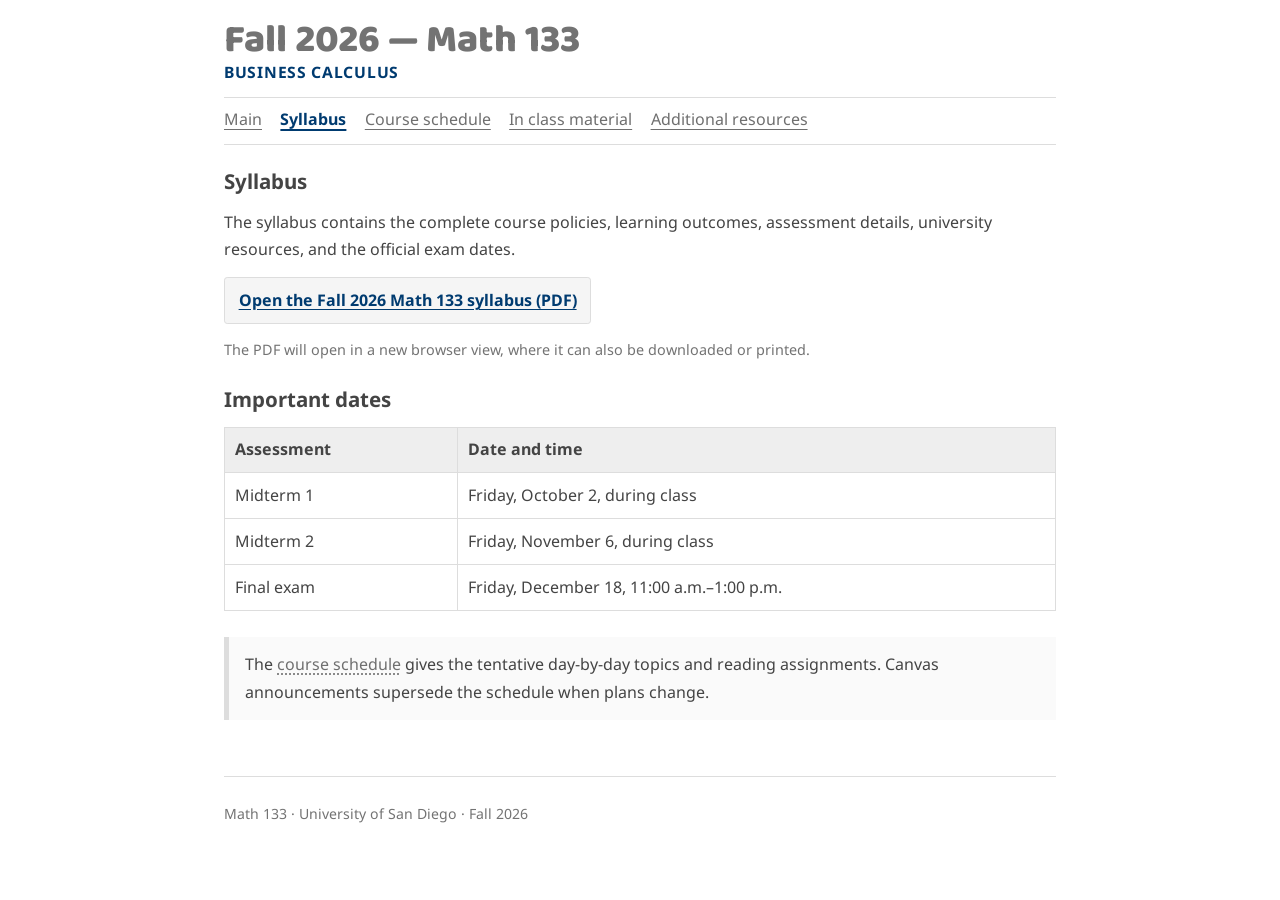
<file: teaching/FA26/133/syllabus.html>
<!doctype html>
<html lang="en">
<head>
  <meta charset="utf-8">
  <meta name="viewport" content="width=device-width, initial-scale=1">
  <meta name="description" content="Syllabus for Math 133: Business Calculus at the University of San Diego, Fall 2026.">
  <title>Fall 2026 — Math 133 — Syllabus</title>
  <link rel="stylesheet" href="style.css">
</head>
<body>
  <header id="banner">
    <a class="course-title" href="index.html">Fall 2026 — Math 133</a>
    <p class="course-subtitle">Business Calculus</p>
    <nav aria-label="Course pages">
      <a href="index.html">Main</a>
      <a href="syllabus.html" aria-current="page">Syllabus</a>
      <a href="schedule.html">Course schedule</a>
      <a href="in-class-material.html">In class material</a>
      <a href="additional-resources.html">Additional resources</a>
    </nav>
  </header>

  <main>
    <h1>Syllabus</h1>
    <p>The syllabus contains the complete course policies, learning outcomes, assessment details, university resources, and the official exam dates.</p>
    <p><a class="pdf-link" href="assets/Math133_FA26_Syllabus.pdf">Open the Fall 2026 Math 133 syllabus (PDF)</a></p>
    <p class="small-note">The PDF will open in a new browser view, where it can also be downloaded or printed.</p>

    <h1>Important dates</h1>
    <table class="dates-table">
      <thead>
        <tr>
          <th scope="col">Assessment</th>
          <th scope="col">Date and time</th>
        </tr>
      </thead>
      <tbody>
        <tr>
          <td>Midterm 1</td>
          <td>Friday, October 2, during class</td>
        </tr>
        <tr>
          <td>Midterm 2</td>
          <td>Friday, November 6, during class</td>
        </tr>
        <tr>
          <td>Final exam</td>
          <td>Friday, December 18, 11:00 a.m.–1:00 p.m.</td>
        </tr>
      </tbody>
    </table>

    <aside class="notice" aria-label="Schedule note">
      The <a href="schedule.html">course schedule</a> gives the tentative day-by-day topics and reading assignments. Canvas announcements supersede the schedule when plans change.
    </aside>
  </main>

  <footer>
    <p>Math 133 · University of San Diego · Fall 2026</p>
  </footer>
</body>
</html>
</file>
<file: teaching/FA26/133/style.css>
@import url("https://fonts.googleapis.com/css2?family=Baloo+2:wght@800&family=Noto+Sans:ital,wght@0,400;0,600;0,700;1,400&display=swap");

:root {
  --ink: #444;
  --muted: #737373;
  --line: #dddddd;
  --soft: #f5f5f5;
  --header: #eeeeee;
  --link: #6f6f6f;
  --accent: #287f86;
  --usd-blue: #003b70;
  --white: #ffffff;
}

* {
  box-sizing: border-box;
}

html {
  background: var(--white);
}

body {
  width: min(100% - 2rem, 52rem);
  margin: 0 auto;
  color: var(--ink);
  font-family: "Noto Sans", sans-serif;
  font-size: 1rem;
  font-weight: 400;
  line-height: 1.7;
  text-align: left;
}

body.schedule-page {
  width: min(100% - 2rem, 74rem);
}

a:link,
a:visited {
  color: var(--link);
}

a:hover,
a:active,
a:focus-visible {
  color: var(--accent);
}

a:focus-visible {
  outline: 2px solid var(--accent);
  outline-offset: 3px;
}

#banner {
  padding-top: 1.1rem;
}

#banner .course-title,
#banner .course-title:visited {
  color: var(--muted);
  font-family: "Baloo 2", cursive;
  font-size: clamp(2rem, 7vw, 2.45rem);
  font-weight: 800;
  line-height: 1.15;
  text-decoration: none;
}

#banner .course-title:hover,
#banner .course-title:active {
  color: var(--accent);
}

.course-subtitle {
  margin: -0.2rem 0 0.65rem;
  color: var(--usd-blue);
  font-size: 0.98rem;
  font-weight: 700;
  letter-spacing: 0.045em;
  text-transform: uppercase;
}

nav {
  display: flex;
  flex-wrap: wrap;
  gap: 0.35rem 1.15rem;
  padding: 0.55rem 0 0.65rem;
  border-top: 1px solid var(--line);
  border-bottom: 1px solid var(--line);
}

nav a {
  text-underline-offset: 0.22em;
}

nav a[aria-current="page"] {
  color: var(--usd-blue);
  font-weight: 700;
  text-decoration-thickness: 2px;
}

main {
  padding-bottom: 3.5rem;
}

main a {
  text-decoration-line: underline;
  text-decoration-style: dotted;
  text-underline-offset: 0.18em;
}

h1 {
  margin: 1.45rem 0 0.8rem;
  color: var(--ink);
  font-size: 1.28rem;
  font-weight: 700;
  line-height: 1.35;
}

h2 {
  margin: 1.25rem 0 0.55rem;
  font-size: 1rem;
  font-weight: 700;
}

p {
  margin: 0.55rem 0;
}

ul,
ol {
  margin: 0.55rem 0;
  padding-left: 2.35rem;
}

ul {
  list-style: square;
}

li {
  margin: 0.45rem 0;
}

.course-info strong {
  color: var(--usd-blue);
}

.notice {
  margin-top: 1.65rem;
  padding: 0.9rem 1rem;
  border-left: 5px solid var(--line);
  background: #fafafa;
}

.small-note {
  color: var(--muted);
  font-size: 0.9rem;
}

.pdf-link {
  display: inline-block;
  margin: 0.35rem 0;
  padding: 0.55rem 0.85rem;
  border: 1px solid var(--line);
  border-radius: 0.2rem;
  background: var(--soft);
  color: var(--usd-blue) !important;
  font-weight: 700;
  text-decoration-style: solid !important;
}

.pdf-link:hover,
.pdf-link:focus-visible {
  border-color: var(--accent);
  background: var(--white);
}

.dates-table,
.schedule-table {
  width: 100%;
  border-collapse: collapse;
}

.dates-table th,
.dates-table td,
.schedule-table th,
.schedule-table td {
  padding: 0.55rem 0.65rem;
  border: 1px solid var(--line);
  text-align: left;
  vertical-align: top;
}

.dates-table th,
.schedule-table thead th {
  background: var(--header);
  font-weight: 700;
}

.dates-table th:first-child {
  width: 28%;
}

.schedule-policy {
  margin: 0.9rem 0;
}

.legend {
  display: flex;
  flex-wrap: wrap;
  gap: 0.5rem;
  margin: 0.9rem 0;
}

.calendar-scroll {
  width: 100%;
  overflow-x: auto;
  overscroll-behavior-inline: contain;
}

.calendar-scroll:focus-visible {
  outline: 2px solid var(--accent);
  outline-offset: 4px;
}

.schedule-table {
  table-layout: fixed;
  min-width: 64rem;
  font-size: 0.91rem;
  line-height: 1.47;
}

.schedule-table thead th:first-child,
.schedule-table .week-cell {
  width: 5.25rem;
  text-align: center;
}

.schedule-table .week-cell {
  background: #fafafa;
  color: var(--usd-blue);
  font-weight: 700;
}

.schedule-table thead th:nth-child(3),
.schedule-table thead th:nth-child(5) {
  width: 8.5rem;
}

.schedule-table .date,
.schedule-table .topic,
.schedule-table .reading {
  display: block;
}

.schedule-table .date {
  margin-bottom: 0.25rem;
  color: var(--usd-blue);
  font-weight: 700;
}

.schedule-table .topic {
  font-weight: 600;
}

.schedule-table .reading {
  margin-top: 0.45rem;
  padding-top: 0.4rem;
  border-top: 1px solid #e7e7e7;
  color: #565656;
  font-size: 0.87rem;
}

.schedule-table .no-class {
  background: var(--soft);
  color: var(--muted);
}

.schedule-table .final-row th,
.schedule-table .final-row td {
  border-top-width: 2px;
}

.event {
  display: inline-block;
  margin-top: 0.55rem;
  padding: 0.12rem 0.48rem;
  border: 1px solid currentColor;
  border-radius: 999px;
  font-size: 0.76rem;
  font-weight: 700;
  letter-spacing: 0.025em;
  line-height: 1.55;
}

.event.quiz {
  color: var(--accent);
}

.event.homework {
  color: var(--usd-blue);
}

.event.online-homework {
  color: #715383;
}

.event.exam {
  color: #8a3a3a;
}

.event.no-class-label {
  color: var(--muted);
}

#homework {
  scroll-margin-top: 1rem;
}

.homework-item,
.download-item {
  margin-top: 0.8rem;
  padding: 0.65rem 0.75rem;
  border: 1px solid var(--line);
  background: #fafafa;
}

.homework-item h2,
.download-item h2 {
  margin: 0;
  font-size: 1rem;
}

.homework-item p,
.download-item p {
  margin: 0.35rem 0 0;
}

footer {
  padding: 1rem 0 2.5rem;
  border-top: 1px solid var(--line);
  color: var(--muted);
  font-size: 0.88rem;
}

@media (max-width: 36rem) {
  body {
    width: min(100% - 1.25rem, 52rem);
    font-size: 0.96rem;
  }

  body.schedule-page {
    width: min(100% - 1.25rem, 74rem);
  }

  #banner {
    padding-top: 0.8rem;
  }

  nav {
    gap: 0.35rem 0.85rem;
  }

  ul,
  ol {
    padding-left: 1.7rem;
  }
}

@media (max-width: 44rem) {
  .schedule-table,
  .schedule-table tbody,
  .schedule-table tr,
  .schedule-table th,
  .schedule-table td {
    display: block;
    width: 100%;
  }

  .schedule-table {
    min-width: 0;
    font-size: 0.94rem;
  }

  .schedule-table thead {
    position: absolute;
    width: 1px;
    height: 1px;
    overflow: hidden;
    clip: rect(0 0 0 0);
    clip-path: inset(50%);
    white-space: nowrap;
  }

  .schedule-table tr {
    margin-bottom: 1rem;
    border: 1px solid var(--line);
  }

  .schedule-table th,
  .schedule-table td {
    border: 0;
    border-bottom: 1px solid var(--line);
  }

  .schedule-table tr > :last-child {
    border-bottom: 0;
  }

  .schedule-table td:empty {
    display: none;
  }

  .schedule-table .week-cell {
    width: 100%;
    padding: 0.38rem 0.65rem;
    text-align: left;
  }

  .schedule-table .week-cell::before {
    content: "Week ";
  }

  .schedule-table .final-row .week-cell::before {
    content: "";
  }

  .schedule-table td::before {
    content: attr(data-day);
    display: block;
    margin-bottom: 0.15rem;
    color: var(--muted);
    font-size: 0.74rem;
    font-weight: 700;
    letter-spacing: 0.06em;
    text-transform: uppercase;
  }

  .schedule-table .date {
    margin-top: -0.1rem;
  }
}

@media print {
  body {
    width: 100%;
  }

  nav,
  footer {
    display: none;
  }

  a {
    color: inherit !important;
    text-decoration: none !important;
  }

  .schedule-table {
    table-layout: auto;
    font-size: 8pt;
  }

  .schedule-table tr {
    break-inside: avoid;
  }
}
</file>
